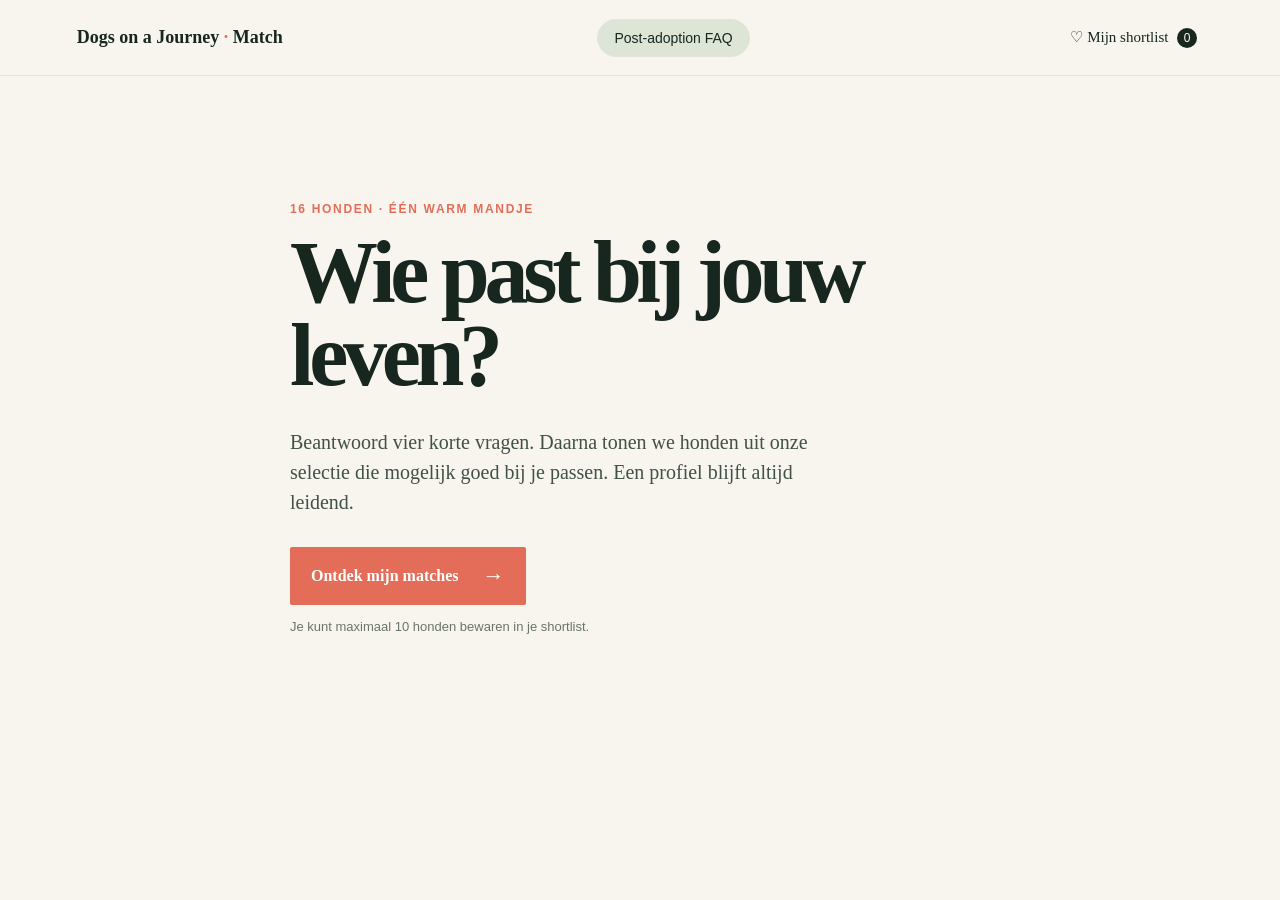
<file: index.html>
<!doctype html>
<html lang="nl">
<head>
  <meta charset="utf-8">
  <meta name="viewport" content="width=device-width, initial-scale=1">
  <title>Vind jouw match · Dogs on a Journey</title>
  <link rel="stylesheet" href="styles.css">
  <link rel="stylesheet" href="card-focus.css">
</head>
<body>
  <header class="site-header">
    <a class="brand" href="#start" aria-label="Dogs on a Journey start">Dogs on a Journey <span>·</span> Match</a>
    <a class="faq-link" href="faq.html">Post-adoption FAQ</a>
    <button class="shortlist-button" id="show-shortlist">♡ <span>Mijn shortlist</span> <b id="shortlist-count">0</b></button>
  </header>
  <main id="start">
    <section class="hero" id="welcome">
      <p class="eyebrow">16 honden · één warm mandje</p>
      <h1>Wie past bij jouw leven?</h1>
      <p class="intro">Beantwoord vier korte vragen. Daarna tonen we honden uit onze selectie die mogelijk goed bij je passen. Een profiel blijft altijd leidend.</p>
      <button class="primary" id="begin-quiz">Ontdek mijn matches <span>→</span></button>
      <p class="helper">Je kunt maximaal 10 honden bewaren in je shortlist.</p>
    </section>

    <section class="quiz hidden" id="quiz" aria-live="polite">
      <div class="progress"><span id="progress-label">Vraag 1 van 4</span><div><i id="progress-fill"></i></div></div>
      <p class="eyebrow">Jouw situatie</p>
      <h2 id="question-title"></h2>
      <p id="question-help"></p>
      <div class="answer-grid" id="answer-grid"></div>
    </section>

    <section class="deck-section hidden" id="deck-section">
      <div class="deck-topline"><p class="eyebrow">Jouw mogelijke matches</p><button class="text-button" id="restart">Pas antwoorden aan</button></div>
      <p class="deck-note">Een hartje bewaart een hond. Tik op de kaart voor alle bekende informatie.</p>
      <article class="dog-card" id="dog-card" tabindex="0" role="button" aria-label="Open hondenprofiel">
        <img id="dog-image" alt="">
        <div class="card-shade"></div>
        <div class="card-copy"><span class="match-badge" id="match-badge"></span><h2 id="dog-name"></h2><p id="dog-facts"></p><p class="dog-note" id="dog-note"></p></div>
      </article>
      <div class="actions" aria-label="Kaartacties"><button class="round pass" id="pass" aria-label="Overslaan">×</button><button class="round details" id="details" aria-label="Bekijk details">i</button><button class="round like" id="like" aria-label="Bewaar in shortlist">♡</button></div>
      <p class="counter" id="card-counter"></p>
    </section>

    <section class="empty hidden" id="empty-state"><p class="eyebrow">Einde van de selectie</p><h2>Je hebt alle mogelijke matches gezien.</h2><p>Bekijk je shortlist, pas je antwoorden aan, of probeer het later nog eens.</p><button class="primary" id="open-shortlist">Bekijk mijn shortlist</button></section>
  </main>

  <dialog id="dog-dialog"><button class="close" id="close-dialog" aria-label="Sluiten">×</button><img id="dialog-image" alt=""><div class="dialog-content"><p class="eyebrow" id="dialog-country"></p><h2 id="dialog-name"></h2><p id="dialog-facts"></p><p class="dialog-note" id="dialog-note"></p><p class="disclaimer">Deze samenvatting bevat alleen dossierinformatie. Lees altijd het volledige profiel en neem bij twijfel contact op.</p><a class="primary full" id="profile-link" target="_blank" rel="noreferrer">Bekijk volledig profiel <span>↗</span></a><a class="secondary full" id="apply-link" target="_blank" rel="noreferrer">Aanvragen voor adoptie</a></div></dialog>

  <dialog id="shortlist-dialog"><button class="close" id="close-shortlist" aria-label="Sluiten">×</button><div class="shortlist-content"><p class="eyebrow">Jouw selectie</p><h2>Mijn shortlist</h2><p id="shortlist-message">Je hebt nog geen honden bewaard.</p><div id="shortlist-list"></div></div></dialog>
  <script src="dogs-data.js"></script>
  <script src="app.js"></script>
</body>
</html>
</file>
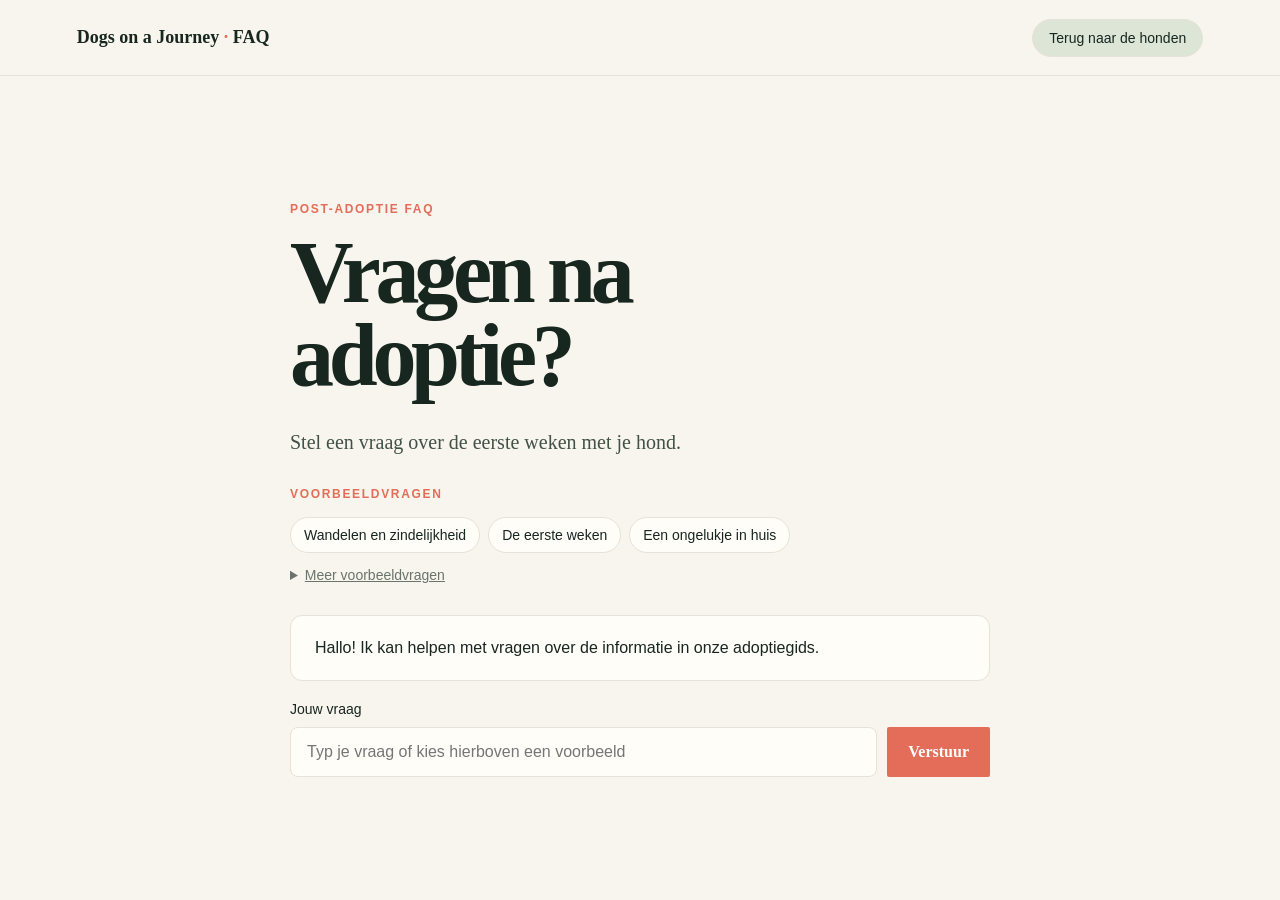
<file: faq.html>
<!doctype html>
<html lang="nl">
<head>
  <meta charset="utf-8">
  <meta name="viewport" content="width=device-width, initial-scale=1">
  <title>Post-adoption FAQ · Dogs on a Journey</title>
  <link rel="stylesheet" href="styles.css">
</head>
<body>
  <header class="site-header">
    <a class="brand" href="index.html#start">
      Dogs on a Journey <span>·</span> FAQ
    </a>
    <a class="faq-link" href="index.html">Terug naar de honden</a>
  </header>

  <main>
    <section class="hero">
      <p class="eyebrow">Post-adoptie FAQ</p>
      <h1>Vragen na adoptie?</h1>
      <p class="intro">Stel een vraag over de eerste weken met je hond.</p>

      <div class="sample-questions" aria-label="Voorbeeldvragen">
        <p class="eyebrow">Voorbeeldvragen</p>
        <div class="sample-question-list">
          <button class="sample-question" type="button"
            data-question="Hoe pak ik wandelen en zindelijkheid aan?">
            Wandelen en zindelijkheid
          </button>
          <button class="sample-question" type="button"
            data-question="Wat kan ik verwachten tijdens de eerste weken?">
            De eerste weken
          </button>
          <button class="sample-question" type="button"
            data-question="Wat doe ik als mijn hond een ongelukje in huis heeft?">
            Een ongelukje in huis
          </button>
        </div>

        <details class="sample-more">
          <summary>Meer voorbeeldvragen</summary>
          <div class="sample-question-list">
            <button class="sample-question" type="button"
              data-question="Hoe maak ik mijn huis veilig voor mijn hond?">
              Je huis veilig maken
            </button>
            <button class="sample-question" type="button"
              data-question="Hoe laat ik mijn hond kennismaken met mijn andere hond?">
              Kennismaken met een andere hond
            </button>
            <button class="sample-question" type="button"
              data-question="Hoe kan ik mijn hond leren om alleen thuis te zijn?">
              Alleen thuis zijn
            </button>
            <button class="sample-question" type="button"
              data-question="Wanneer moet ik met mijn hond naar de dierenarts?">
              Naar de dierenarts
            </button>
            <button class="sample-question" type="button"
              data-question="Wat moet ik weten over de voeding van mijn hond?">
              Voeding
            </button>
          </div>
        </details>
      </div>

      <div id="chat-messages" aria-live="polite">
        <p>Hallo! Ik kan helpen met vragen over de informatie in onze adoptiegids.</p>
      </div>

      <form id="faq-form">
        <label for="faq-question">Jouw vraag</label>
        <input
          id="faq-question"
          name="question"
          type="text"
          placeholder="Typ je vraag of kies hierboven een voorbeeld"
          required
        >
        <button class="primary" type="submit">Verstuur</button>
      </form>
    </section>
  </main>

  <script src="faq.js"></script>
</body>
</html>
</file>
<file: styles.css>
:root {
  --ink: #17261f;
  --cream: #f8f5ee;
  --paper: #fffdf8;
  --coral: #e36d58;
  --sage: #dce5d6;
  --gold: #f1cf87;
  --muted: #68746c;
  --line: #e6e2d8;
}

* {
  box-sizing: border-box;
}

body {
  margin: 0;
  background: var(--cream);
  color: var(--ink);
  font-family: Georgia, "Times New Roman", serif;
}

button,
a {
  font: inherit;
}

button {
  cursor: pointer;
}

.hidden {
  display: none !important;
}

.site-header {
  height: 76px;
  padding: 0 clamp(24px, 6vw, 88px);
  display: flex;
  align-items: center;
  justify-content: space-between;
  border-bottom: 1px solid var(--line);
  background: rgba(248, 245, 238, 0.9);
  position: sticky;
  top: 0;
  z-index: 5;
  backdrop-filter: blur(10px);
}

.brand {
  font-size: 18px;
  font-weight: bold;
  color: var(--ink);
  text-decoration: none;
}

.brand span {
  color: var(--coral);
}

.shortlist-button {
  background: transparent;
  border: 0;
  color: var(--ink);
  font-size: 15px;
}

.shortlist-button b {
  display: inline-grid;
  place-items: center;
  background: var(--ink);
  color: #fff;
  border-radius: 50%;
  font: 12px Arial, sans-serif;
  width: 20px;
  height: 20px;
  margin-left: 5px;
}

.hero,
.quiz,
.deck-section,
.empty {
  width: min(700px, calc(100% - 40px));
  margin: 0 auto;
}

.hero {
  padding: clamp(74px, 14vh, 150px) 0 100px;
}

.eyebrow {
  font: 700 12px Arial, sans-serif;
  text-transform: uppercase;
  letter-spacing: 0.14em;
  color: var(--coral);
  margin: 0 0 16px;
}

.hero h1 {
  font-size: clamp(52px, 10vw, 88px);
  line-height: 0.94;
  letter-spacing: -0.06em;
  margin: 0;
  max-width: 610px;
}

.intro {
  font: 20px/1.5 Georgia, serif;
  max-width: 570px;
  margin: 30px 0;
  color: #415148;
}

.primary,
.secondary {
  display: inline-flex;
  align-items: center;
  justify-content: center;
  gap: 24px;
  border: 0;
  padding: 16px 21px;
  background: var(--coral);
  color: white;
  text-decoration: none;
  font-weight: bold;
  border-radius: 2px;
}

.primary span {
  font-size: 22px;
}

.helper {
  font: 13px Arial, sans-serif;
  color: var(--muted);
  margin-top: 14px;
}

.quiz {
  padding: 65px 0;
}

.quiz h2 {
  font-size: clamp(34px, 6vw, 56px);
  line-height: 1;
  margin: 0 0 12px;
  letter-spacing: -0.04em;
}

.quiz > p:not(.eyebrow) {
  font-size: 18px;
  color: var(--muted);
  margin: 0 0 30px;
}

.progress {
  display: flex;
  align-items: center;
  gap: 14px;
  font: 12px Arial, sans-serif;
  color: var(--muted);
  margin-bottom: 45px;
}

.progress > div {
  height: 4px;
  background: #e3dfd4;
  flex: 1;
}

.progress i {
  display: block;
  background: var(--coral);
  height: 100%;
  transition: width 0.25s;
}

.answer-grid {
  display: grid;
  grid-template-columns: repeat(2, 1fr);
  gap: 12px;
}

.answer-grid button {
  min-height: 92px;
  text-align: left;
  border: 1px solid var(--line);
  border-radius: 4px;
  background: var(--paper);
  padding: 16px;
  font-size: 17px;
  color: var(--ink);
  transition: 0.15s;
}

.answer-grid button:hover,
.answer-grid button:focus {
  border-color: var(--coral);
  transform: translateY(-2px);
}

.deck-section {
  padding: 42px 0 60px;
}

.deck-topline {
  display: flex;
  justify-content: space-between;
  align-items: center;
}

.text-button {
  background: transparent;
  border: 0;
  text-decoration: underline;
  font: 14px Arial, sans-serif;
  color: var(--muted);
}

.deck-note {
  font-size: 15px;
  color: var(--muted);
  margin: 0 0 18px;
}

.dog-card {
  height: min(64vh, 630px);
  min-height: 430px;
  border-radius: 14px;
  overflow: hidden;
  position: relative;
  background: var(--sage);
  box-shadow: 0 18px 45px rgba(26, 37, 29, 0.14);
  cursor: pointer;
}

.dog-card img {
  width: 100%;
  height: 100%;
  object-fit: cover;
}

.card-shade {
  position: absolute;
  inset: 0;
  background: linear-gradient(transparent 35%, rgba(11, 22, 16, 0.82));
}

.card-copy {
  position: absolute;
  bottom: 0;
  color: white;
  padding: 28px;
  width: 100%;
}

.match-badge {
  display: inline-block;
  background: #f8f5ee;
  color: var(--ink);
  padding: 6px 9px;
  font: 700 11px Arial, sans-serif;
  border-radius: 20px;
  margin-bottom: 11px;
}

.card-copy h2 {
  font-size: 48px;
  line-height: 1;
  margin: 0;
  letter-spacing: -0.04em;
}

.card-copy p {
  margin: 8px 0 0;
  font-size: 17px;
}

.card-copy .dog-note {
  font: 14px/1.4 Arial, sans-serif;
  max-width: 520px;
  opacity: 0.94;
}

.actions {
  display: flex;
  justify-content: center;
  gap: 20px;
  margin: 22px 0 10px;
}

.round {
  width: 58px;
  height: 58px;
  border-radius: 50%;
  border: 1px solid var(--line);
  background: var(--paper);
  font: 31px Arial, sans-serif;
  color: var(--ink);
  box-shadow: 0 4px 12px rgba(0, 0, 0, 0.08);
}

.round.like {
  color: var(--coral);
  font-size: 32px;
}

.round.details {
  font: 22px Georgia, serif;
  color: #526b5b;
}

.counter {
  text-align: center;
  font: 13px Arial, sans-serif;
  color: var(--muted);
}

.empty {
  text-align: center;
  padding: 90px 0;
}

.empty h2 {
  font-size: 43px;
  letter-spacing: -0.04em;
}

.empty p:not(.eyebrow) {
  color: var(--muted);
  font-size: 18px;
}

.full {
  width: 100%;
  margin-top: 10px;
}

.secondary {
  background: transparent;
  color: var(--ink);
  border: 1px solid var(--ink);
}

dialog {
  border: 0;
  padding: 0;
  max-width: min(720px, calc(100% - 30px));
  background: var(--paper);
  color: var(--ink);
  box-shadow: 0 20px 80px rgba(0, 0, 0, 0.25);
}

dialog::backdrop {
  background: rgba(18, 31, 23, 0.6);
  backdrop-filter: blur(3px);
}

.close {
  position: absolute;
  right: 14px;
  top: 14px;
  z-index: 1;
  background: var(--paper);
  border: 0;
  border-radius: 50%;
  width: 36px;
  height: 36px;
  font: 26px Arial, sans-serif;
}

.dialog-content {
  padding: 25px 28px 30px;
}

.dialog-content h2,
.shortlist-content h2 {
  font-size: 44px;
  margin: 0 0 10px;
  letter-spacing: -0.04em;
}

.dialog-content > p:not(.eyebrow) {
  font-size: 17px;
  line-height: 1.45;
}

.dialog-content img,
dialog > img {
  width: 100%;
  height: 310px;
  object-fit: cover;
}

.dialog-note {
  color: #3f5047;
}

.disclaimer {
  border-left: 3px solid var(--gold);
  padding-left: 12px;
  font: 13px/1.5 Arial, sans-serif !important;
  color: var(--muted);
}

.shortlist-content {
  padding: 42px 30px;
  min-width: min(570px, calc(100vw - 30px));
}

.shortlist-item {
  display: grid;
  grid-template-columns: 90px 1fr auto;
  gap: 14px;
  align-items: center;
  border-top: 1px solid var(--line);
  padding: 12px 0;
}

.shortlist-item img {
  width: 90px;
  height: 70px;
  object-fit: cover;
  border-radius: 3px;
}

.shortlist-item h3 {
  margin: 0;
  font-size: 22px;
}

.shortlist-item p {
  font: 13px Arial, sans-serif;
  color: var(--muted);
  margin: 4px 0;
}

.shortlist-item button {
  border: 0;
  background: transparent;
  text-decoration: underline;
  color: var(--muted);
  font: 13px Arial, sans-serif;
}

.faq-link {
  display: inline-flex;
  align-items: center;
  padding: 10px 16px;
  border: 1px solid var(--line);
  border-radius: 999px;
  background: var(--sage);
  color: var(--ink);
  font: 14px Arial, sans-serif;
  text-decoration: none;
}

.faq-link:hover {
  background: var(--paper);
}

#chat-messages {
  max-width: 720px;
  margin: 32px auto 20px;
  padding: 20px 24px;
  border: 1px solid var(--line);
  border-radius: 12px;
  background: var(--paper);
  color: var(--ink);
  font: 16px/1.5 Arial, sans-serif;
}

#chat-messages p {
  margin: 0;
}

#faq-form {
  display: grid;
  grid-template-columns: minmax(0, 1fr) auto;
  gap: 10px;
  max-width: 720px;
  margin: 0 auto;
  text-align: left;
}

#faq-form label {
  grid-column: 1 / -1;
  font: 14px Arial, sans-serif;
}

#faq-question {
  width: 100%;
  padding: 14px 16px;
  border: 1px solid var(--line);
  border-radius: 8px;
  background: var(--paper);
  color: var(--ink);
  font: 16px Arial, sans-serif;
}

@media (max-width: 560px) {
  .site-header {
    height: 64px;
    padding: 0 20px;
  }

  .brand {
    font-size: 15px;
  }

  .shortlist-button span {
    display: none;
  }

  .hero {
    padding: 75px 0;
  }

  .hero h1 {
    font-size: 58px;
  }

  .answer-grid {
    grid-template-columns: 1fr;
  }

  .dog-card {
    height: 57vh;
    min-height: 410px;
  }

  .card-copy h2 {
    font-size: 42px;
  }

  .card-copy {
    padding: 20px;
  }

  .shortlist-content {
    min-width: 0;
    width: calc(100vw - 30px);
  }

  .faq-link {
    padding: 8px 10px;
    font-size: 12px;
  }

  #faq-form {
    grid-template-columns: 1fr;
  }
}

#chat-messages .chat-user {
  margin-top: 16px;
  padding: 12px 14px;
  border-radius: 10px;
  background: var(--sage);
  white-space: pre-wrap;
}

#chat-messages .chat-answer {
  margin-top: 14px;
  white-space: pre-wrap;
}

#chat-messages .chat-source {
  margin-top: 8px;
  color: var(--muted);
  font: 13px Arial, sans-serif;
}
.sample-questions {
  margin: 28px 0;
  font-family: Arial, sans-serif;
}

.sample-question-list {
  display: flex;
  flex-wrap: wrap;
  gap: 8px;
}

.sample-question {
  padding: 9px 13px;
  border: 1px solid var(--line);
  border-radius: 999px;
  background: var(--paper);
  color: var(--ink);
  font: 14px Arial, sans-serif;
}

.sample-question:hover,
.sample-question:focus-visible {
  border-color: var(--coral);
  background: var(--sage);
}

.sample-more {
  margin-top: 14px;
  color: var(--muted);
  font: 14px Arial, sans-serif;
}

.sample-more summary {
  cursor: pointer;
  text-decoration: underline;
}

.sample-more .sample-question-list {
  padding-top: 12px;
}

#chat-messages .chat-answer p {
  margin: 0 0 10px;
}

#chat-messages .chat-answer p:last-child {
  margin-bottom: 0;
}

#chat-messages .chat-answer ul {
  margin: 8px 0 0;
  padding-left: 22px;
}

#chat-messages .chat-answer li + li {
  margin-top: 6px;
}

/* Escalation card (post-adoption FAQ) */
#chat-messages .chat-escalation {
  margin-top: 14px;
  padding: 14px 16px;
  border-radius: 10px;
  border: 1px solid var(--gold);
  border-left-width: 5px;
  background: #fdf4df;
  font: 15px/1.5 Arial, sans-serif;
}

#chat-messages .chat-escalation.is-emergency {
  border-color: var(--coral);
  background: #fbe7e2;
}

#chat-messages .chat-escalation-soft {
  border-color: var(--line);
  background: var(--paper);
  color: var(--muted);
}

#chat-messages .chat-escalation p + p {
  margin-top: 6px;
}

#chat-messages .escalation-title {
  font-weight: 700;
  font-size: 16px;
}

#chat-messages .escalation-action {
  font-weight: 700;
}

#chat-messages .escalation-ticket,
#chat-messages .escalation-privacy {
  color: var(--muted);
  font-size: 13px;
}

.escalation-form {
  display: grid;
  gap: 6px;
  margin-top: 12px;
  padding-top: 12px;
  border-top: 1px solid rgba(23, 38, 31, 0.12);
}

.escalation-form label {
  font-size: 13px;
  margin-top: 4px;
}

.escalation-form input {
  width: 100%;
  box-sizing: border-box;
  padding: 10px 12px;
  border: 1px solid var(--line);
  border-radius: 8px;
  background: #fff;
  font: 15px Arial, sans-serif;
}

.escalation-form button {
  justify-self: start;
  margin-top: 8px;
}

#chat-messages .escalation-status:empty {
  display: none;
}
</file>
<file: card-focus.css>
/* Explicit card frames for portrait photos, verified against the wide card. */
.dog-card img[data-dog="azra"] { object-position: center 23% !important; }
.dog-card img[data-dog="beanie"] { object-position: center top !important; }
.dog-card img[data-dog="cara"] { object-position: center 18% !important; }
.dog-card img[data-dog="chewy"] { object-position: center 8% !important; }
.dog-card img[data-dog="molly"] { object-position: center 12% !important; }
.dog-card img[data-dog="soul"] { object-position: center 8% !important; }
</file>
